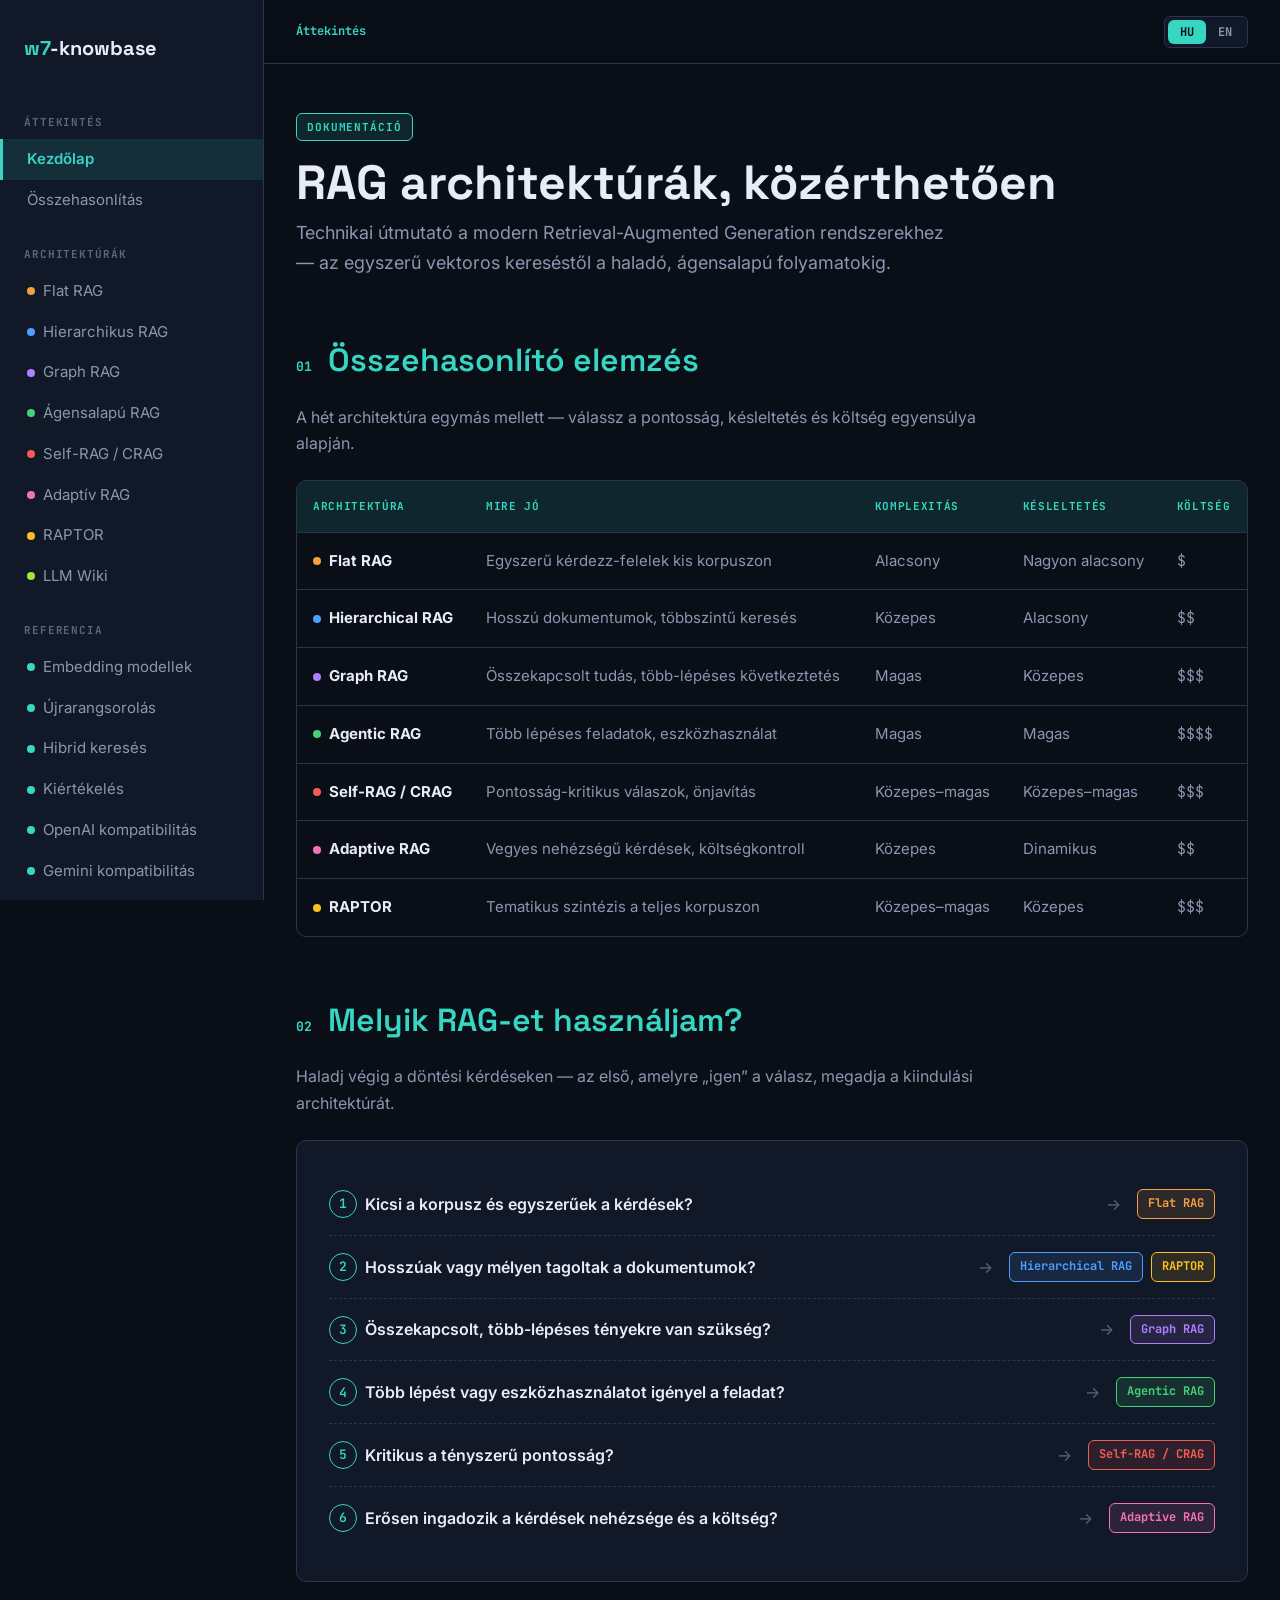
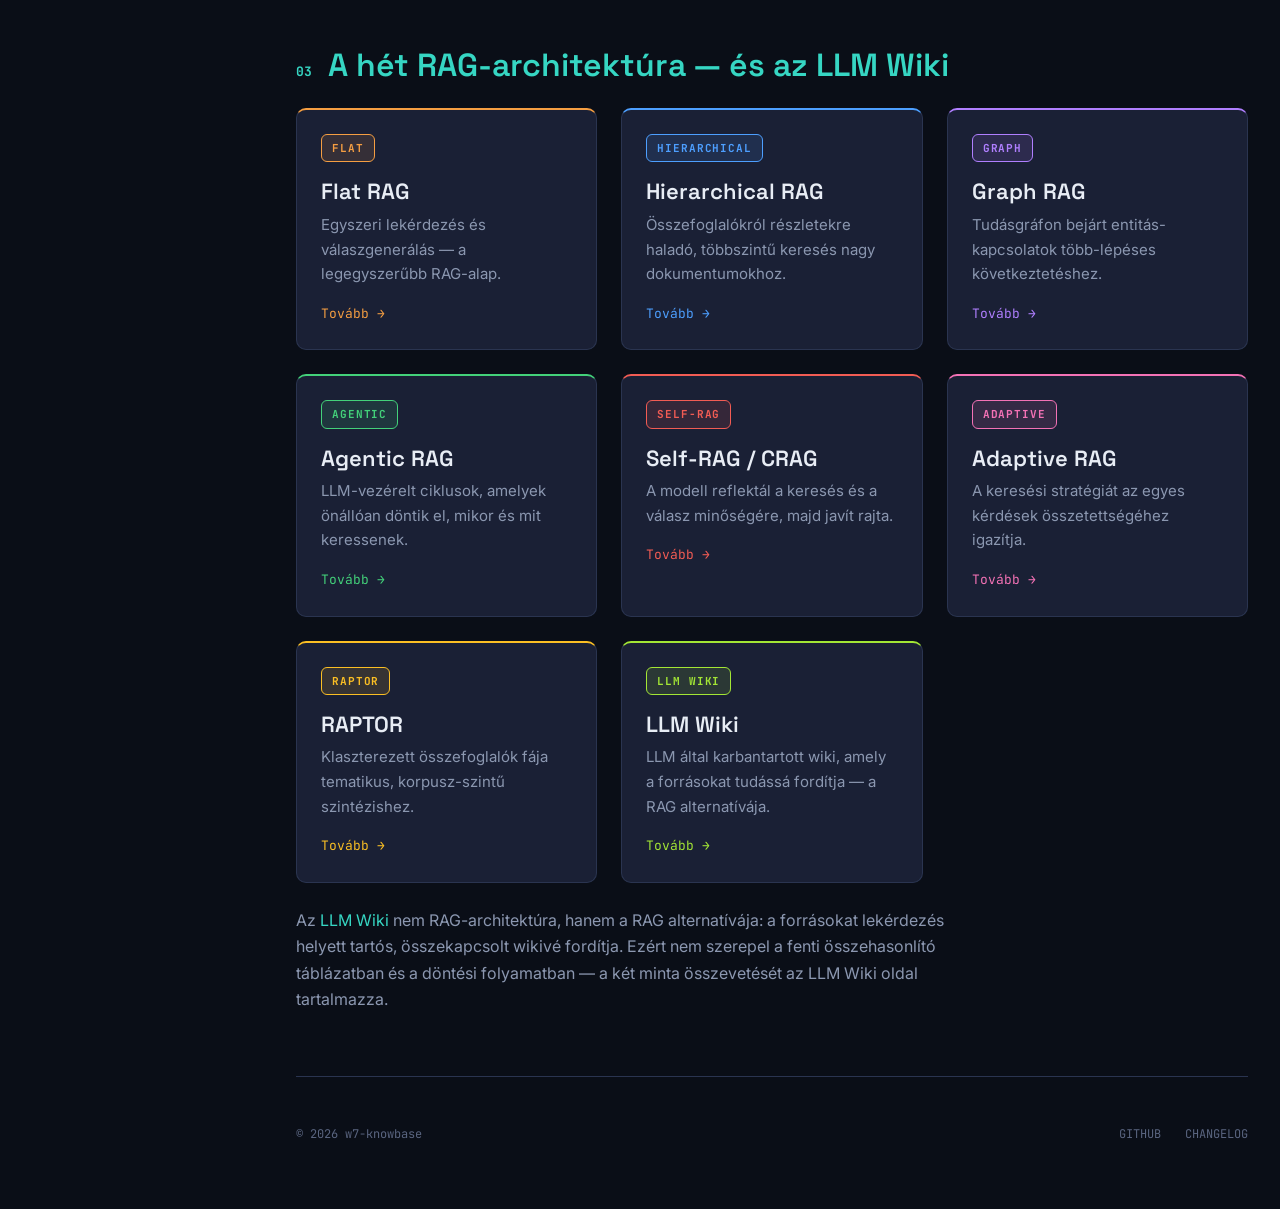
<file: index.html>
<!DOCTYPE html>
<html lang="hu">
<head>
<meta charset="utf-8">
<meta name="viewport" content="width=device-width, initial-scale=1.0">
<title>w7-knowbase — RAG architektúrák / RAG architectures</title>
<meta name="description" content="Bilingual (HU/EN) static documentation site on Retrieval-Augmented Generation architectures.">
<link rel="preconnect" href="https://fonts.googleapis.com">
<link rel="preconnect" href="https://fonts.gstatic.com" crossorigin>
<link href="https://fonts.googleapis.com/css2?family=Inter:wght@300..700&family=Space+Grotesk:wght@400..700&family=JetBrains+Mono:wght@400;700&display=swap" rel="stylesheet">
<link rel="stylesheet" href="assets/css/knowbase.css">
</head>
<body class="accent-cyan" data-page="home">
<script>try{if(localStorage.getItem('knowbase-lang')==='en')document.body.classList.add('lang-en');}catch(e){}</script>

<div class="layout">
  <aside class="sidebar" id="sidebar" data-base=""></aside>
  <div class="sidebar-backdrop" id="navBackdrop"></div>

  <div class="main">
    <!-- Mobile header -->
    <div class="mobile-header">
      <a class="mobile-header__brand" href="index.html"><span>w7</span>-knowbase</a>
      <div style="display:flex;gap:8px;align-items:center;">
        <div class="lang-toggle" role="group" aria-label="Language">
          <button class="lang-toggle__btn" type="button" data-lang-btn="hu" aria-pressed="true">HU</button>
          <button class="lang-toggle__btn" type="button" data-lang-btn="en" aria-pressed="false">EN</button>
        </div>
        <button class="menu-btn" id="menuBtn" type="button" aria-label="Open navigation" aria-controls="sidebar" aria-expanded="false"></button>
      </div>
    </div>

    <!-- Top bar -->
    <header class="topbar">
      <nav class="breadcrumb" aria-label="Breadcrumb">
        <span class="breadcrumb__current">
          <span lang="hu">Áttekintés</span><span lang="en">Overview</span>
        </span>
      </nav>
      <div class="lang-toggle" role="group" aria-label="Language">
        <button class="lang-toggle__btn" type="button" data-lang-btn="hu" aria-pressed="true">HU</button>
        <button class="lang-toggle__btn" type="button" data-lang-btn="en" aria-pressed="false">EN</button>
      </div>
    </header>

    <main class="content">
      <!-- Hero -->
      <div class="page-header">
        <span class="tag">
          <span lang="hu">Dokumentáció</span><span lang="en">Documentation</span>
        </span>
        <h1 class="page-header__title">
          <span lang="hu">RAG architektúrák, közérthetően</span>
          <span lang="en">RAG architectures, decoded</span>
        </h1>
        <p class="page-header__subtitle">
          <span lang="hu">Technikai útmutató a modern Retrieval-Augmented Generation rendszerekhez — az egyszerű vektoros kereséstől a haladó, ágensalapú folyamatokig.</span>
          <span lang="en">A technical guide to modern Retrieval-Augmented Generation systems — from simple vector lookups to advanced agentic workflows.</span>
        </p>
      </div>

      <!-- Comparison table -->
      <section class="section" id="compare">
        <div class="section__head">
          <span class="section__num">01</span>
          <h2 class="section__title">
            <span lang="hu">Összehasonlító elemzés</span>
            <span lang="en">Comparative analysis</span>
          </h2>
        </div>
        <p class="section__desc">
          <span lang="hu">A hét architektúra egymás mellett — válassz a pontosság, késleltetés és költség egyensúlya alapján.</span>
          <span lang="en">The seven architectures side by side — choose by the balance of accuracy, latency and cost.</span>
        </p>
        <div class="compare-table-wrap" style="margin-top:24px;">
          <table class="compare-table">
            <thead>
              <tr>
                <th><span lang="hu">Architektúra</span><span lang="en">Architecture</span></th>
                <th><span lang="hu">Mire jó</span><span lang="en">Best for</span></th>
                <th><span lang="hu">Komplexitás</span><span lang="en">Complexity</span></th>
                <th><span lang="hu">Késleltetés</span><span lang="en">Latency</span></th>
                <th><span lang="hu">Költség</span><span lang="en">Cost</span></th>
              </tr>
            </thead>
            <tbody>
              <tr>
                <td><a class="arch-name" href="architectures/flat-rag.html"><span class="nav-dot nav-dot--flat"></span>Flat RAG</a></td>
                <td><span lang="hu">Egyszerű kérdezz-felelek kis korpuszon</span><span lang="en">Simple Q&amp;A over a small corpus</span></td>
                <td><span lang="hu">Alacsony</span><span lang="en">Low</span></td>
                <td><span lang="hu">Nagyon alacsony</span><span lang="en">Very low</span></td>
                <td class="mono">$</td>
              </tr>
              <tr>
                <td><a class="arch-name" href="architectures/hierarchical-rag.html"><span class="nav-dot nav-dot--hier"></span>Hierarchical RAG</a></td>
                <td><span lang="hu">Hosszú dokumentumok, többszintű keresés</span><span lang="en">Large documents, multi-level retrieval</span></td>
                <td><span lang="hu">Közepes</span><span lang="en">Medium</span></td>
                <td><span lang="hu">Alacsony</span><span lang="en">Low</span></td>
                <td class="mono">$$</td>
              </tr>
              <tr>
                <td><a class="arch-name" href="architectures/graph-rag.html"><span class="nav-dot nav-dot--graph"></span>Graph RAG</a></td>
                <td><span lang="hu">Összekapcsolt tudás, több-lépéses következtetés</span><span lang="en">Connected knowledge, multi-hop reasoning</span></td>
                <td><span lang="hu">Magas</span><span lang="en">High</span></td>
                <td><span lang="hu">Közepes</span><span lang="en">Medium</span></td>
                <td class="mono">$$$</td>
              </tr>
              <tr>
                <td><a class="arch-name" href="architectures/agentic-rag.html"><span class="nav-dot nav-dot--agent"></span>Agentic RAG</a></td>
                <td><span lang="hu">Több lépéses feladatok, eszközhasználat</span><span lang="en">Multi-step tasks, tool use</span></td>
                <td><span lang="hu">Magas</span><span lang="en">High</span></td>
                <td><span lang="hu">Magas</span><span lang="en">High</span></td>
                <td class="mono">$$$$</td>
              </tr>
              <tr>
                <td><a class="arch-name" href="architectures/self-rag-crag.html"><span class="nav-dot nav-dot--self"></span>Self-RAG / CRAG</a></td>
                <td><span lang="hu">Pontosság-kritikus válaszok, önjavítás</span><span lang="en">Accuracy-critical answers, self-correction</span></td>
                <td><span lang="hu">Közepes–magas</span><span lang="en">Medium–high</span></td>
                <td><span lang="hu">Közepes–magas</span><span lang="en">Medium–high</span></td>
                <td class="mono">$$$</td>
              </tr>
              <tr>
                <td><a class="arch-name" href="architectures/adaptive-rag.html"><span class="nav-dot nav-dot--adapt"></span>Adaptive RAG</a></td>
                <td><span lang="hu">Vegyes nehézségű kérdések, költségkontroll</span><span lang="en">Mixed query difficulty, cost control</span></td>
                <td><span lang="hu">Közepes</span><span lang="en">Medium</span></td>
                <td><span lang="hu">Dinamikus</span><span lang="en">Dynamic</span></td>
                <td class="mono">$$</td>
              </tr>
              <tr>
                <td><a class="arch-name" href="architectures/raptor.html"><span class="nav-dot nav-dot--raptor"></span>RAPTOR</a></td>
                <td><span lang="hu">Tematikus szintézis a teljes korpuszon</span><span lang="en">Thematic synthesis across a corpus</span></td>
                <td><span lang="hu">Közepes–magas</span><span lang="en">Medium–high</span></td>
                <td><span lang="hu">Közepes</span><span lang="en">Medium</span></td>
                <td class="mono">$$$</td>
              </tr>
            </tbody>
          </table>
        </div>
      </section>

      <!-- Decision flow -->
      <section class="section">
        <div class="section__head">
          <span class="section__num">02</span>
          <h2 class="section__title">
            <span lang="hu">Melyik RAG-et használjam?</span>
            <span lang="en">Which RAG should I use?</span>
          </h2>
        </div>
        <p class="section__desc">
          <span lang="hu">Haladj végig a döntési kérdéseken — az első, amelyre „igen” a válasz, megadja a kiindulási architektúrát.</span>
          <span lang="en">Walk the decision questions — the first one you answer “yes” to points to your starting architecture.</span>
        </p>
        <div class="decision-flow" style="margin-top:24px;">
          <div class="decision-step">
            <span class="decision-q">
              <span class="decision-q__icon">1</span>
              <span><span lang="hu">Kicsi a korpusz és egyszerűek a kérdések?</span><span lang="en">Is the corpus small and the questions simple?</span></span>
            </span>
            <span class="decision-arrow" aria-hidden="true">→</span>
            <span class="decision-out">
              <a class="arch-chip arch-chip--flat" href="architectures/flat-rag.html">Flat RAG</a>
            </span>
          </div>
          <div class="decision-step">
            <span class="decision-q">
              <span class="decision-q__icon">2</span>
              <span><span lang="hu">Hosszúak vagy mélyen tagoltak a dokumentumok?</span><span lang="en">Are the documents long or deeply nested?</span></span>
            </span>
            <span class="decision-arrow" aria-hidden="true">→</span>
            <span class="decision-out">
              <a class="arch-chip arch-chip--hier" href="architectures/hierarchical-rag.html">Hierarchical RAG</a>
              <a class="arch-chip arch-chip--raptor" href="architectures/raptor.html">RAPTOR</a>
            </span>
          </div>
          <div class="decision-step">
            <span class="decision-q">
              <span class="decision-q__icon">3</span>
              <span><span lang="hu">Összekapcsolt, több-lépéses tényekre van szükség?</span><span lang="en">Do answers need connected, multi-hop facts?</span></span>
            </span>
            <span class="decision-arrow" aria-hidden="true">→</span>
            <span class="decision-out">
              <a class="arch-chip arch-chip--graph" href="architectures/graph-rag.html">Graph RAG</a>
            </span>
          </div>
          <div class="decision-step">
            <span class="decision-q">
              <span class="decision-q__icon">4</span>
              <span><span lang="hu">Több lépést vagy eszközhasználatot igényel a feladat?</span><span lang="en">Does the task need multiple steps or tools?</span></span>
            </span>
            <span class="decision-arrow" aria-hidden="true">→</span>
            <span class="decision-out">
              <a class="arch-chip arch-chip--agent" href="architectures/agentic-rag.html">Agentic RAG</a>
            </span>
          </div>
          <div class="decision-step">
            <span class="decision-q">
              <span class="decision-q__icon">5</span>
              <span><span lang="hu">Kritikus a tényszerű pontosság?</span><span lang="en">Is factual accuracy critical?</span></span>
            </span>
            <span class="decision-arrow" aria-hidden="true">→</span>
            <span class="decision-out">
              <a class="arch-chip arch-chip--self" href="architectures/self-rag-crag.html">Self-RAG / CRAG</a>
            </span>
          </div>
          <div class="decision-step">
            <span class="decision-q">
              <span class="decision-q__icon">6</span>
              <span><span lang="hu">Erősen ingadozik a kérdések nehézsége és a költség?</span><span lang="en">Do query difficulty and cost vary widely?</span></span>
            </span>
            <span class="decision-arrow" aria-hidden="true">→</span>
            <span class="decision-out">
              <a class="arch-chip arch-chip--adapt" href="architectures/adaptive-rag.html">Adaptive RAG</a>
            </span>
          </div>
        </div>
      </section>

      <!-- Architecture cards -->
      <section class="section">
        <div class="section__head">
          <span class="section__num">03</span>
          <h2 class="section__title">
            <span lang="hu">A hét RAG-architektúra — és az LLM Wiki</span>
            <span lang="en">The seven RAG architectures — and the LLM Wiki</span>
          </h2>
        </div>
        <div class="grid grid-3" style="margin-top:24px;">
          <a class="card card--flat" href="architectures/flat-rag.html">
            <div class="card__head"><span class="tag">Flat</span></div>
            <h3 class="card__title">Flat RAG</h3>
            <p class="card__body">
              <span lang="hu">Egyszeri lekérdezés és válaszgenerálás — a legegyszerűbb RAG-alap.</span>
              <span lang="en">Single-pass retrieval and generation — the simplest RAG baseline.</span>
            </p>
            <span class="card__more"><span lang="hu">Tovább →</span><span lang="en">Read more →</span></span>
          </a>
          <a class="card card--hier" href="architectures/hierarchical-rag.html">
            <div class="card__head"><span class="tag">Hierarchical</span></div>
            <h3 class="card__title">Hierarchical RAG</h3>
            <p class="card__body">
              <span lang="hu">Összefoglalókról részletekre haladó, többszintű keresés nagy dokumentumokhoz.</span>
              <span lang="en">Multi-level retrieval that drills from summaries to detail for large documents.</span>
            </p>
            <span class="card__more"><span lang="hu">Tovább →</span><span lang="en">Read more →</span></span>
          </a>
          <a class="card card--graph" href="architectures/graph-rag.html">
            <div class="card__head"><span class="tag">Graph</span></div>
            <h3 class="card__title">Graph RAG</h3>
            <p class="card__body">
              <span lang="hu">Tudásgráfon bejárt entitás-kapcsolatok több-lépéses következtetéshez.</span>
              <span lang="en">Entity relationships traversed over a knowledge graph for multi-hop reasoning.</span>
            </p>
            <span class="card__more"><span lang="hu">Tovább →</span><span lang="en">Read more →</span></span>
          </a>
          <a class="card card--agent" href="architectures/agentic-rag.html">
            <div class="card__head"><span class="tag">Agentic</span></div>
            <h3 class="card__title">Agentic RAG</h3>
            <p class="card__body">
              <span lang="hu">LLM-vezérelt ciklusok, amelyek önállóan döntik el, mikor és mit keressenek.</span>
              <span lang="en">LLM-driven loops that autonomously decide when and what to retrieve.</span>
            </p>
            <span class="card__more"><span lang="hu">Tovább →</span><span lang="en">Read more →</span></span>
          </a>
          <a class="card card--self" href="architectures/self-rag-crag.html">
            <div class="card__head"><span class="tag">Self-RAG</span></div>
            <h3 class="card__title">Self-RAG / CRAG</h3>
            <p class="card__body">
              <span lang="hu">A modell reflektál a keresés és a válasz minőségére, majd javít rajta.</span>
              <span lang="en">The model reflects on the quality of retrieval and answer, then corrects it.</span>
            </p>
            <span class="card__more"><span lang="hu">Tovább →</span><span lang="en">Read more →</span></span>
          </a>
          <a class="card card--adapt" href="architectures/adaptive-rag.html">
            <div class="card__head"><span class="tag">Adaptive</span></div>
            <h3 class="card__title">Adaptive RAG</h3>
            <p class="card__body">
              <span lang="hu">A keresési stratégiát az egyes kérdések összetettségéhez igazítja.</span>
              <span lang="en">Adapts the retrieval strategy to the complexity of each query.</span>
            </p>
            <span class="card__more"><span lang="hu">Tovább →</span><span lang="en">Read more →</span></span>
          </a>
          <a class="card card--raptor" href="architectures/raptor.html">
            <div class="card__head"><span class="tag">RAPTOR</span></div>
            <h3 class="card__title">RAPTOR</h3>
            <p class="card__body">
              <span lang="hu">Klaszterezett összefoglalók fája tematikus, korpusz-szintű szintézishez.</span>
              <span lang="en">A tree of clustered summaries for thematic, corpus-level synthesis.</span>
            </p>
            <span class="card__more"><span lang="hu">Tovább →</span><span lang="en">Read more →</span></span>
          </a>
          <a class="card card--wiki" href="architectures/llm-wiki.html">
            <div class="card__head"><span class="tag">LLM Wiki</span></div>
            <h3 class="card__title">LLM Wiki</h3>
            <p class="card__body">
              <span lang="hu">LLM által karbantartott wiki, amely a forrásokat tudássá fordítja — a RAG alternatívája.</span>
              <span lang="en">An LLM-maintained wiki that compiles sources into knowledge — the alternative to RAG.</span>
            </p>
            <span class="card__more"><span lang="hu">Tovább →</span><span lang="en">Read more →</span></span>
          </a>
        </div>
        <p class="section__desc" style="margin-top:24px;">
          <span lang="hu">Az <a class="arch-name" href="architectures/llm-wiki.html">LLM Wiki</a> nem RAG-architektúra, hanem a RAG alternatívája: a forrásokat lekérdezés helyett tartós, összekapcsolt wikivé fordítja. Ezért nem szerepel a fenti összehasonlító táblázatban és a döntési folyamatban — a két minta összevetését az LLM Wiki oldal tartalmazza.</span>
          <span lang="en">The <a class="arch-name" href="architectures/llm-wiki.html">LLM Wiki</a> is not a RAG architecture but an alternative to RAG: it compiles sources into a persistent, interlinked wiki instead of retrieving them per query. That is why it is absent from the comparison table and the decision flow above — the head-to-head is on the LLM Wiki page itself.</span>
        </p>
      </section>

      <footer class="site-footer">
        <p class="site-footer__copy">© 2026 w7-knowbase</p>
        <nav class="site-footer__links" aria-label="Footer">
          <a href="https://github.com/w7-mgfcode/w7-knowbase">GitHub</a>
          <a href="CHANGELOG.md">Changelog</a>
        </nav>
      </footer>
    </main>
  </div>
</div>

<script src="assets/js/knowbase.js" defer></script>
</body>
</html>
</file>
<file: assets/css/knowbase.css>
/* ============================================================
   w7-knowbase — design-system stylesheet
   Source of truth: .stitch/DESIGN.md
   Dark theme, build-free, no framework.
   ============================================================ */

/* ---- 1. Tokens ------------------------------------------------ */
:root {
  /* Surfaces & text */
  --bg-primary: #0a0e17;
  --bg-secondary: #111827;
  --bg-card: #1a2035;
  --bg-card-hover: #1e2640;
  --border: #2a3450;
  --border-light: #354160;
  --text-primary: #e8edf5;
  --text-secondary: #8b97b0;
  --text-muted: #5a6580;

  /* Architecture accent colors */
  --flat-color: #f59e42;
  --hier-color: #4d9fff;
  --graph-color: #b07fff;
  --agent-color: #43d17a;
  --self-color: #f25c54;
  --adapt-color: #f472b6;
  --raptor-color: #fbbf24;
  --wiki-color: #a3e635;
  --cyan: #36d6c3;

  /* Dim variants (~12% opacity) for tinted backgrounds */
  --flat-dim: #f59e421f;
  --hier-dim: #4d9fff1f;
  --graph-dim: #b07fff1f;
  --agent-dim: #43d17a1f;
  --self-dim: #f25c541f;
  --adapt-dim: #f472b61f;
  --raptor-dim: #fbbf241f;
  --wiki-dim: #a3e6351f;
  --cyan-dim: #36d6c31f;

  /* Semantic feedback */
  --ok-color: #43d17a;
  --warn-color: #f25c54;

  /* Typography */
  --font-sans: "Inter", system-ui, -apple-system, sans-serif;
  --font-display: "Space Grotesk", var(--font-sans);
  --font-mono: "JetBrains Mono", ui-monospace, "SF Mono", monospace;

  /* Spacing scale */
  --space-xs: 4px;
  --space-sm: 8px;
  --space-md: 16px;
  --space-lg: 24px;
  --space-xl: 32px;
  --space-2xl: 48px;
  --space-3xl: 64px;

  /* Radius */
  --radius-sm: 6px;
  --radius-md: 10px;
  --radius-lg: 14px;

  /* Transitions */
  --transition-fast: 0.15s ease;
  --transition-base: 0.25s ease;

  /* Layout */
  --sidebar-w: 264px;
  --topbar-h: 64px;

  /* Per-page accent — defaults to cyan (overview / reference) */
  --accent: var(--cyan);
  --accent-dim: var(--cyan-dim);
}

/* Per-page accent — set one class on <body> */
body.accent-flat   { --accent: var(--flat-color);   --accent-dim: var(--flat-dim); }
body.accent-hier   { --accent: var(--hier-color);   --accent-dim: var(--hier-dim); }
body.accent-graph  { --accent: var(--graph-color);  --accent-dim: var(--graph-dim); }
body.accent-agent  { --accent: var(--agent-color);  --accent-dim: var(--agent-dim); }
body.accent-self   { --accent: var(--self-color);   --accent-dim: var(--self-dim); }
body.accent-adapt  { --accent: var(--adapt-color);  --accent-dim: var(--adapt-dim); }
body.accent-raptor { --accent: var(--raptor-color); --accent-dim: var(--raptor-dim); }
body.accent-wiki   { --accent: var(--wiki-color);   --accent-dim: var(--wiki-dim); }
body.accent-cyan   { --accent: var(--cyan);         --accent-dim: var(--cyan-dim); }

/* ---- 2. Reset & base ----------------------------------------- */
*,
*::before,
*::after { box-sizing: border-box; }

html { scroll-behavior: smooth; }

body {
  margin: 0;
  background: var(--bg-primary);
  color: var(--text-primary);
  font-family: var(--font-sans);
  font-size: 16px;
  line-height: 1.65;
  -webkit-font-smoothing: antialiased;
}

h1, h2, h3, h4 {
  font-family: var(--font-display);
  line-height: 1.2;
  margin: 0;
}

p { margin: 0; }

a { color: var(--accent); text-decoration: none; }
a:hover { text-decoration: underline; }

img { max-width: 100%; display: block; }

/* Visible focus ring for keyboard users */
:focus-visible {
  outline: 2px solid var(--accent);
  outline-offset: 2px;
  border-radius: var(--radius-sm);
}

::-webkit-scrollbar { width: 8px; height: 8px; }
::-webkit-scrollbar-track { background: var(--bg-primary); }
::-webkit-scrollbar-thumb { background: var(--border); border-radius: 10px; }

.visually-hidden {
  position: absolute;
  width: 1px; height: 1px;
  margin: -1px; padding: 0;
  overflow: hidden; clip: rect(0 0 0 0);
  white-space: nowrap; border: 0;
}

/* ---- 3. Bilingual --------------------------------------------- */
/* Hungarian is the default; JS adds body.lang-en to switch.
   Rules only ever hide — the visible language keeps its natural display. */
body:not(.lang-en) [lang="en"] { display: none; }
body.lang-en [lang="hu"] { display: none; }

/* ---- 4. App shell -------------------------------------------- */
.layout { display: flex; min-height: 100vh; }

.sidebar {
  position: fixed;
  inset: 0 auto 0 0;
  width: var(--sidebar-w);
  background: var(--bg-secondary);
  border-right: 1px solid var(--border);
  display: flex;
  flex-direction: column;
  padding: var(--space-xl) 0;
  z-index: 50;
  overflow-y: auto;
}

.sidebar__brand {
  display: flex;
  align-items: baseline;
  gap: var(--space-sm);
  padding: 0 var(--space-lg);
  margin-bottom: var(--space-2xl);
}
.sidebar__brand-mark {
  font-family: var(--font-display);
  font-size: 20px;
  font-weight: 700;
  color: var(--text-primary);
}
.sidebar__brand-mark span { color: var(--cyan); }
.sidebar__brand-tag {
  font-family: var(--font-mono);
  font-size: 11px;
  color: var(--text-muted);
}

.sidebar__nav { flex: 1; }

.nav-group { margin-bottom: var(--space-lg); }
.nav-group__label {
  font-family: var(--font-mono);
  font-size: 11px;
  font-weight: 700;
  letter-spacing: 0.08em;
  text-transform: uppercase;
  color: var(--text-muted);
  padding: 0 var(--space-lg);
  margin-bottom: var(--space-sm);
}

.nav-link {
  display: flex;
  align-items: center;
  gap: var(--space-sm);
  padding: var(--space-sm) var(--space-lg);
  color: var(--text-secondary);
  font-size: 15px;
  border-left: 3px solid transparent;
  transition: background var(--transition-fast), color var(--transition-fast);
}
.nav-link:hover {
  background: var(--bg-card-hover);
  color: var(--text-primary);
  text-decoration: none;
}
.nav-link[aria-current="page"] {
  color: var(--accent);
  background: var(--accent-dim);
  border-left-color: var(--accent);
  font-weight: 600;
}

.nav-dot {
  width: 8px; height: 8px;
  border-radius: 50%;
  flex-shrink: 0;
  background: var(--dot, var(--text-muted));
}
.nav-dot--flat   { --dot: var(--flat-color); }
.nav-dot--hier   { --dot: var(--hier-color); }
.nav-dot--graph  { --dot: var(--graph-color); }
.nav-dot--agent  { --dot: var(--agent-color); }
.nav-dot--self   { --dot: var(--self-color); }
.nav-dot--adapt  { --dot: var(--adapt-color); }
.nav-dot--raptor { --dot: var(--raptor-color); }
.nav-dot--wiki   { --dot: var(--wiki-color); }
.nav-dot--cyan   { --dot: var(--cyan); }

.sidebar__footer {
  padding: var(--space-lg) var(--space-lg) 0;
  margin-top: var(--space-lg);
  border-top: 1px solid var(--border);
  font-family: var(--font-mono);
  font-size: 11px;
  color: var(--text-muted);
}

/* ---- 5. Main + topbar ---------------------------------------- */
.main {
  margin-left: var(--sidebar-w);
  flex: 1;
  min-width: 0;
}

.topbar {
  position: sticky;
  top: 0;
  z-index: 40;
  height: var(--topbar-h);
  display: flex;
  align-items: center;
  justify-content: space-between;
  gap: var(--space-md);
  padding: 0 var(--space-xl);
  background: var(--bg-primary); /* fallback when color-mix() is unsupported */
  background: color-mix(in srgb, var(--bg-primary) 92%, transparent);
  backdrop-filter: blur(8px);
  border-bottom: 1px solid var(--border);
}

.breadcrumb {
  display: flex;
  align-items: center;
  gap: var(--space-sm);
  font-family: var(--font-mono);
  font-size: 12px;
  color: var(--text-muted);
}
.breadcrumb__sep { color: var(--border-light); }
.breadcrumb__current { color: var(--accent); font-weight: 700; }

/* Language toggle — segmented control */
.lang-toggle {
  display: inline-flex;
  padding: 3px;
  background: var(--bg-secondary);
  border: 1px solid var(--border);
  border-radius: var(--radius-sm);
}
.lang-toggle__btn {
  font-family: var(--font-mono);
  font-size: 12px;
  font-weight: 700;
  padding: 4px 12px;
  border: 0;
  border-radius: var(--radius-sm);
  background: transparent;
  color: var(--text-secondary);
  cursor: pointer;
  transition: color var(--transition-fast), background var(--transition-fast);
}
.lang-toggle__btn:hover { color: var(--text-primary); }
.lang-toggle__btn[aria-pressed="true"] {
  background: var(--accent);
  color: var(--bg-primary);
}

/* ---- 6. Mobile header + menu --------------------------------- */
.mobile-header { display: none; }

.menu-btn,
.sidebar__close {
  display: inline-flex;
  align-items: center;
  justify-content: center;
  width: 40px; height: 40px;
  padding: 0;
  background: var(--bg-card);
  border: 1px solid var(--border);
  border-radius: var(--radius-sm);
  color: var(--text-primary);
  cursor: pointer;
}
.menu-btn svg, .sidebar__close svg { width: 20px; height: 20px; }

.sidebar__close { display: none; }

.sidebar-backdrop {
  display: none;
  position: fixed;
  inset: 0;
  background: rgba(0, 0, 0, 0.6);
  z-index: 45;
}

/* ---- 7. Content layout --------------------------------------- */
.content {
  max-width: 1100px;
  margin: 0 auto;
  padding: var(--space-2xl) var(--space-xl) var(--space-3xl);
}

.page-header { margin-bottom: var(--space-3xl); }
.page-header__title {
  font-size: 48px;
  font-weight: 700;
  line-height: 1.1;
  margin: var(--space-md) 0 var(--space-sm);
}
.page-header__title.tinted { color: var(--accent); }
.page-header__subtitle {
  font-size: 18px;
  color: var(--text-secondary);
  max-width: 60ch;
}

/* Tag / pill */
.tag {
  display: inline-block;
  font-family: var(--font-mono);
  font-size: 11px;
  font-weight: 700;
  letter-spacing: 0.08em;
  text-transform: uppercase;
  padding: 4px 10px;
  border-radius: var(--radius-sm);
  color: var(--accent);
  background: var(--accent-dim);
  border: 1px solid var(--accent);
}

/* Stat pills */
.stat-row {
  display: flex;
  flex-wrap: wrap;
  gap: var(--space-md);
  margin-top: var(--space-xl);
}
.stat-pill {
  padding: var(--space-sm) var(--space-md);
  background: var(--bg-secondary);
  border: 1px solid var(--border);
  border-radius: var(--radius-md);
}
.stat-pill__label {
  font-family: var(--font-mono);
  font-size: 10px;
  text-transform: uppercase;
  letter-spacing: 0.06em;
  color: var(--text-muted);
}
.stat-pill__value {
  font-family: var(--font-mono);
  font-weight: 700;
  color: var(--accent);
}

/* ---- 8. Section ---------------------------------------------- */
.section { margin-bottom: var(--space-3xl); }
.section__head {
  display: flex;
  align-items: baseline;
  gap: var(--space-md);
  margin-bottom: var(--space-lg);
}
.section__num {
  font-family: var(--font-mono);
  font-size: 13px;
  font-weight: 700;
  color: var(--accent);
}
.section__title {
  font-size: 32px;
  font-weight: 600;
  color: var(--accent);
}
.section__desc {
  color: var(--text-secondary);
  max-width: 70ch;
}

/* ---- 9. Grids ------------------------------------------------- */
.grid { display: grid; gap: var(--space-lg); }
.grid-2 { grid-template-columns: repeat(2, 1fr); }
.grid-3 { grid-template-columns: repeat(3, 1fr); }
.grid-4 { grid-template-columns: repeat(4, 1fr); }

/* ---- 10. Card ------------------------------------------------- */
.card {
  display: block;
  background: var(--bg-card);
  border: 1px solid var(--border);
  border-top: 2px solid var(--accent);
  border-radius: var(--radius-md);
  padding: var(--space-lg);
  transition: background var(--transition-base), transform var(--transition-base);
}
a.card:hover {
  background: var(--bg-card-hover);
  text-decoration: none;
  transform: translateY(-2px);
}
.card__head {
  display: flex;
  align-items: center;
  justify-content: space-between;
  margin-bottom: var(--space-md);
}
.card__title {
  font-size: 22px;
  font-weight: 600;
  margin-bottom: var(--space-sm);
  color: var(--text-primary);
}
.card__body { color: var(--text-secondary); font-size: 15px; }
.card__more {
  display: inline-block;
  margin-top: var(--space-md);
  font-family: var(--font-mono);
  font-size: 13px;
  color: var(--accent);
}

/* Per-card accent override (used on the landing-page card grid) */
.card--flat   { --accent: var(--flat-color);   --accent-dim: var(--flat-dim); }
.card--hier   { --accent: var(--hier-color);   --accent-dim: var(--hier-dim); }
.card--graph  { --accent: var(--graph-color);  --accent-dim: var(--graph-dim); }
.card--agent  { --accent: var(--agent-color);  --accent-dim: var(--agent-dim); }
.card--self   { --accent: var(--self-color);   --accent-dim: var(--self-dim); }
.card--adapt  { --accent: var(--adapt-color);  --accent-dim: var(--adapt-dim); }
.card--raptor { --accent: var(--raptor-color); --accent-dim: var(--raptor-dim); }
.card--wiki   { --accent: var(--wiki-color);   --accent-dim: var(--wiki-dim); }

/* Rich card — used on reference-page card grids. A rich card stacks its
   children, lets the body grow so a stat footer sinks to the bottom, and
   clips the bleeding footer to the card radius. Combine with a card--<arch>
   variant: the tag, dot markers and primary stat value inherit --accent. */
.card--rich {
  display: flex;
  flex-direction: column;
  overflow: hidden;
}
.card--rich .card__body { flex: 1 1 auto; }
.card--rich:hover { background: var(--bg-card-hover); }

/* Mono accent-tinted pill inside a card (brand, license, category). */
.card__tag {
  align-self: flex-start;
  font-family: var(--font-mono);
  font-size: 10px;
  font-weight: 700;
  letter-spacing: 0.08em;
  text-transform: uppercase;
  padding: 3px 8px;
  margin-bottom: var(--space-sm);
  color: var(--accent);
  background: var(--accent-dim);
  border: 1px solid var(--accent);
  border-radius: var(--radius-sm);
}

/* One-line monospace spec strip (dims · context · price). */
.card__spec {
  font-family: var(--font-mono);
  font-size: 12px;
  color: var(--text-muted);
  margin-bottom: var(--space-md);
}

/* Two-cell stat footer that bleeds to the card edges. */
.card__stats {
  display: grid;
  grid-template-columns: 1fr 1fr;
  margin: var(--space-md) calc(-1 * var(--space-lg)) calc(-1 * var(--space-lg));
  border-top: 1px solid var(--border);
  background: var(--bg-secondary);
}
.card__stat {
  display: flex;
  flex-direction: column;
  gap: 3px;
  padding: var(--space-md);
}
.card__stat + .card__stat { border-left: 1px solid var(--border); }
.card__stat-label {
  font-family: var(--font-mono);
  font-size: 10px;
  font-weight: 700;
  letter-spacing: 0.06em;
  text-transform: uppercase;
  color: var(--text-muted);
}
.card__stat-value {
  font-family: var(--font-mono);
  font-size: 20px;
  font-weight: 700;
  color: var(--accent);
}
.card__stat-value--muted { color: var(--text-primary); }

/* Model spec list inside a provider card — model name + indented spec line. */
.model-list { list-style: none; margin: 0 0 var(--space-md); padding: 0; }
.model-line { padding: var(--space-sm) 0; }
.model-line + .model-line { border-top: 1px solid var(--border); }
.model-line__name {
  font-family: var(--font-mono);
  font-size: 13px;
  font-weight: 700;
  color: var(--accent);
}
.model-line__legacy {
  margin-left: var(--space-xs);
  padding: 1px 5px;
  font-size: 9px;
  letter-spacing: 0.06em;
  text-transform: uppercase;
  color: var(--text-muted);
  border: 1px solid var(--border-light);
  border-radius: var(--radius-sm);
}
.model-line__spec {
  display: block;
  margin-top: 3px;
  font-family: var(--font-mono);
  font-size: 11px;
  color: var(--text-muted);
}

/* ---- 11. Comparison table ------------------------------------ */
.compare-table-wrap {
  overflow-x: auto;
  border: 1px solid var(--border);
  border-radius: var(--radius-md);
}
.compare-table {
  width: 100%;
  border-collapse: collapse;
  text-align: left;
}
.compare-table th {
  font-family: var(--font-mono);
  font-size: 11px;
  font-weight: 700;
  letter-spacing: 0.06em;
  text-transform: uppercase;
  color: var(--cyan);
  background: var(--cyan-dim);
  padding: var(--space-md);
  border-bottom: 1px solid var(--border);
}
.compare-table td {
  padding: var(--space-md);
  border-bottom: 1px solid var(--border);
  color: var(--text-secondary);
  font-size: 15px;
}
.compare-table tr:last-child td { border-bottom: 0; }
.compare-table tbody tr { transition: background var(--transition-fast); }
.compare-table tbody tr:hover { background: var(--bg-card-hover); }
.compare-table .arch-name {
  display: flex;
  align-items: center;
  gap: var(--space-sm);
  font-weight: 700;
  color: var(--text-primary);
}
.compare-table .mono { font-family: var(--font-mono); }

/* ---- 12. Decision flow --------------------------------------- */
.decision-flow {
  background: var(--bg-secondary);
  border: 1px solid var(--border);
  border-radius: var(--radius-md);
  padding: var(--space-xl);
}
.decision-step {
  display: flex;
  flex-wrap: wrap;
  align-items: center;
  gap: var(--space-md);
  padding: var(--space-md) 0;
}
.decision-step + .decision-step {
  border-top: 1px dashed var(--border);
}
.decision-q {
  flex: 1 1 280px;
  display: flex;
  align-items: center;
  gap: var(--space-sm);
  font-weight: 600;
  color: var(--text-primary);
}
.decision-q__icon {
  display: inline-flex;
  align-items: center;
  justify-content: center;
  width: 28px; height: 28px;
  flex-shrink: 0;
  border-radius: 50%;
  border: 1px solid var(--cyan);
  color: var(--cyan);
  font-family: var(--font-mono);
  font-size: 13px;
}
.decision-arrow { color: var(--text-muted); flex-shrink: 0; }
.decision-out {
  display: flex;
  flex-wrap: wrap;
  gap: var(--space-sm);
}

/* Architecture chip — colored by architecture */
.arch-chip {
  display: inline-flex;
  align-items: center;
  gap: var(--space-xs);
  font-family: var(--font-mono);
  font-size: 12px;
  font-weight: 700;
  padding: 4px 10px;
  border-radius: var(--radius-sm);
  color: var(--chip, var(--cyan));
  background: color-mix(in srgb, var(--chip, var(--cyan)) 12%, transparent);
  border: 1px solid var(--chip, var(--cyan));
}
a.arch-chip:hover { text-decoration: none; filter: brightness(1.15); }
.arch-chip--flat   { --chip: var(--flat-color); }
.arch-chip--hier   { --chip: var(--hier-color); }
.arch-chip--graph  { --chip: var(--graph-color); }
.arch-chip--agent  { --chip: var(--agent-color); }
.arch-chip--self   { --chip: var(--self-color); }
.arch-chip--adapt  { --chip: var(--adapt-color); }
.arch-chip--raptor { --chip: var(--raptor-color); }
.arch-chip--wiki   { --chip: var(--wiki-color); }

/* ---- 13. Pipeline / flow ------------------------------------- */
.diagram-box {
  background: var(--bg-secondary);
  border: 1px solid var(--border);
  border-radius: var(--radius-md);
  padding: var(--space-xl);
}
.pipeline {
  display: flex;
  flex-wrap: wrap;
  align-items: flex-start;
  gap: var(--space-sm);
}
.pipeline__step {
  flex: 1 1 110px;
  display: flex;
  flex-direction: column;
  align-items: center;
  gap: var(--space-sm);
  text-align: center;
}
.pipeline__node {
  display: flex;
  align-items: center;
  justify-content: center;
  width: 56px; height: 56px;
  border-radius: 50%;
  border: 2px solid var(--accent);
  background: var(--accent-dim);
  color: var(--accent);
  font-family: var(--font-mono);
  font-weight: 700;
  font-size: 18px;
}
.pipeline__label {
  font-family: var(--font-mono);
  font-size: 11px;
  text-transform: uppercase;
  letter-spacing: 0.04em;
  color: var(--text-secondary);
}
.pipeline__arrow {
  align-self: center;
  color: var(--text-muted);
  flex: 0 0 auto;
  padding-top: 18px;
}

/* Rendered Mermaid diagram.
   Each diagram ships two <pre class="mermaid"> blocks (lang="hu" / lang="en");
   the bilingual rules hide the inactive one. knowbase.js renders only the
   visible block and re-renders on a language switch. */
.mermaid {
  display: flex;
  justify-content: center;
  margin: 0;
  min-height: 80px;
  font-family: var(--font-mono);
  font-size: 13px;
  color: var(--text-muted);
  white-space: pre-wrap;
}
/* Until Mermaid has rendered, keep the raw diagram source out of sight —
   but only once knowbase.js confirms the library actually loaded, so a
   CDN failure degrades to readable source rather than an empty box. */
body.mermaid-ready .mermaid:not([data-processed]) { visibility: hidden; }
.mermaid svg { max-width: 100%; height: auto; }
.mermaid__caption {
  margin-top: var(--space-md);
  font-family: var(--font-mono);
  font-size: 12px;
  color: var(--text-muted);
  text-align: center;
}

/* ---- 14. Info box -------------------------------------------- */
.info-box {
  border-left: 4px solid var(--accent);
  background: var(--accent-dim);
  border-radius: 0 var(--radius-md) var(--radius-md) 0;
  padding: var(--space-lg);
  margin-top: var(--space-lg);
}
.info-box__title {
  font-family: var(--font-display);
  font-size: 17px;
  font-weight: 700;
  color: var(--accent);
  margin-bottom: var(--space-xs);
}
.info-box__body { color: var(--text-secondary); }

/* ---- 15. Feature lists (strengths / trade-offs) -------------- */
.feature-list { list-style: none; margin: 0; padding: 0; }
.feature-list li {
  display: flex;
  gap: var(--space-sm);
  color: var(--text-secondary);
  padding: var(--space-xs) 0;
}
.feature-list li::before {
  content: "";
  flex-shrink: 0;
  width: 6px; height: 6px;
  margin-top: 9px;
  border-radius: 50%;
  background: var(--marker, var(--accent));
}
.feature-list--ok { --marker: var(--ok-color); }
.feature-list--warn { --marker: var(--warn-color); }

.panel {
  background: var(--bg-card);
  border: 1px solid var(--border);
  border-top: 2px solid var(--panel-accent, var(--accent));
  border-radius: var(--radius-md);
  padding: var(--space-lg);
}
.panel--ok { --panel-accent: var(--ok-color); }
.panel--warn { --panel-accent: var(--warn-color); }
.panel__title {
  font-family: var(--font-display);
  font-size: 20px;
  font-weight: 600;
  margin-bottom: var(--space-md);
}

/* ---- 16. Code block ------------------------------------------ */
.code-block {
  background: var(--bg-secondary);
  border: 1px solid var(--border);
  border-radius: var(--radius-md);
  overflow: hidden;
}
.code-block__head {
  display: flex;
  align-items: center;
  justify-content: space-between;
  padding: var(--space-sm) var(--space-md);
  background: var(--bg-card);
  border-bottom: 1px solid var(--border);
  font-family: var(--font-mono);
  font-size: 11px;
  color: var(--text-muted);
}
.code-block pre {
  margin: 0;
  padding: var(--space-lg);
  overflow-x: auto;
}
.code-block code {
  font-family: var(--font-mono);
  font-size: 14px;
  line-height: 1.6;
  color: var(--text-primary);
}
.tok-comment { color: var(--text-muted); }
.tok-accent { color: var(--accent); }

/* ---- 17. Pager ----------------------------------------------- */
.pager {
  display: flex;
  flex-wrap: wrap;
  gap: var(--space-lg);
  margin-top: var(--space-3xl);
}
.pager__link {
  flex: 1 1 240px;
  background: var(--bg-card);
  border: 1px solid var(--border);
  border-radius: var(--radius-md);
  padding: var(--space-lg);
  transition: border-color var(--transition-base);
}
.pager__link:hover { text-decoration: none; border-color: var(--link, var(--accent)); }
.pager__link--next { text-align: right; }
.pager__dir {
  font-family: var(--font-mono);
  font-size: 11px;
  text-transform: uppercase;
  color: var(--text-muted);
}
.pager__name {
  font-family: var(--font-display);
  font-size: 20px;
  font-weight: 600;
  color: var(--link, var(--accent));
}
.pager__link--flat   { --link: var(--flat-color); }
.pager__link--hier   { --link: var(--hier-color); }
.pager__link--graph  { --link: var(--graph-color); }
.pager__link--agent  { --link: var(--agent-color); }
.pager__link--self   { --link: var(--self-color); }
.pager__link--adapt  { --link: var(--adapt-color); }
.pager__link--raptor { --link: var(--raptor-color); }
.pager__link--wiki   { --link: var(--wiki-color); }

/* ---- 18. Footer ---------------------------------------------- */
.site-footer {
  margin-top: var(--space-3xl);
  padding-top: var(--space-2xl);
  border-top: 1px solid var(--border);
  display: flex;
  flex-wrap: wrap;
  gap: var(--space-md);
  justify-content: space-between;
  align-items: center;
}
.site-footer__copy {
  font-family: var(--font-mono);
  font-size: 12px;
  color: var(--text-muted);
}
.site-footer__links { display: flex; gap: var(--space-lg); }
.site-footer__links a {
  font-family: var(--font-mono);
  font-size: 12px;
  text-transform: uppercase;
  color: var(--text-muted);
}
.site-footer__links a:hover { color: var(--accent); }

/* ---- 19. Responsive ------------------------------------------ */
@media (max-width: 1200px) {
  .grid-4 { grid-template-columns: repeat(2, 1fr); }
}

@media (max-width: 1024px) {
  .sidebar {
    transform: translateX(-100%);
    transition: transform var(--transition-base);
    box-shadow: 0 0 40px rgba(0, 0, 0, 0.5);
  }
  body.nav-open .sidebar { transform: translateX(0); }
  body.nav-open .sidebar-backdrop { display: block; }
  .sidebar__close { display: inline-flex; position: absolute; top: var(--space-md); right: var(--space-md); }
  .main { margin-left: 0; }
  .mobile-header {
    display: flex;
    align-items: center;
    justify-content: space-between;
    gap: var(--space-md);
    padding: var(--space-md) var(--space-lg);
    border-bottom: 1px solid var(--border);
    position: sticky;
    top: 0;
    z-index: 30;
    background: var(--bg-primary);
  }
  .mobile-header__brand {
    font-family: var(--font-display);
    font-weight: 700;
  }
  .mobile-header__brand span { color: var(--cyan); }
  .topbar { display: none; }
}

@media (max-width: 768px) {
  .grid-2, .grid-3, .grid-4 { grid-template-columns: 1fr; }
  .page-header__title { font-size: 36px; }
  .section__title { font-size: 26px; }
  .pipeline__arrow { display: none; }
  .pipeline__step { flex-basis: 40%; }
}

@media (max-width: 480px) {
  .content { padding: var(--space-lg) var(--space-md) var(--space-2xl); }
  .page-header__title { font-size: 30px; }
}

@media (prefers-reduced-motion: reduce) {
  * { transition: none !important; scroll-behavior: auto !important; }
}
</file>
